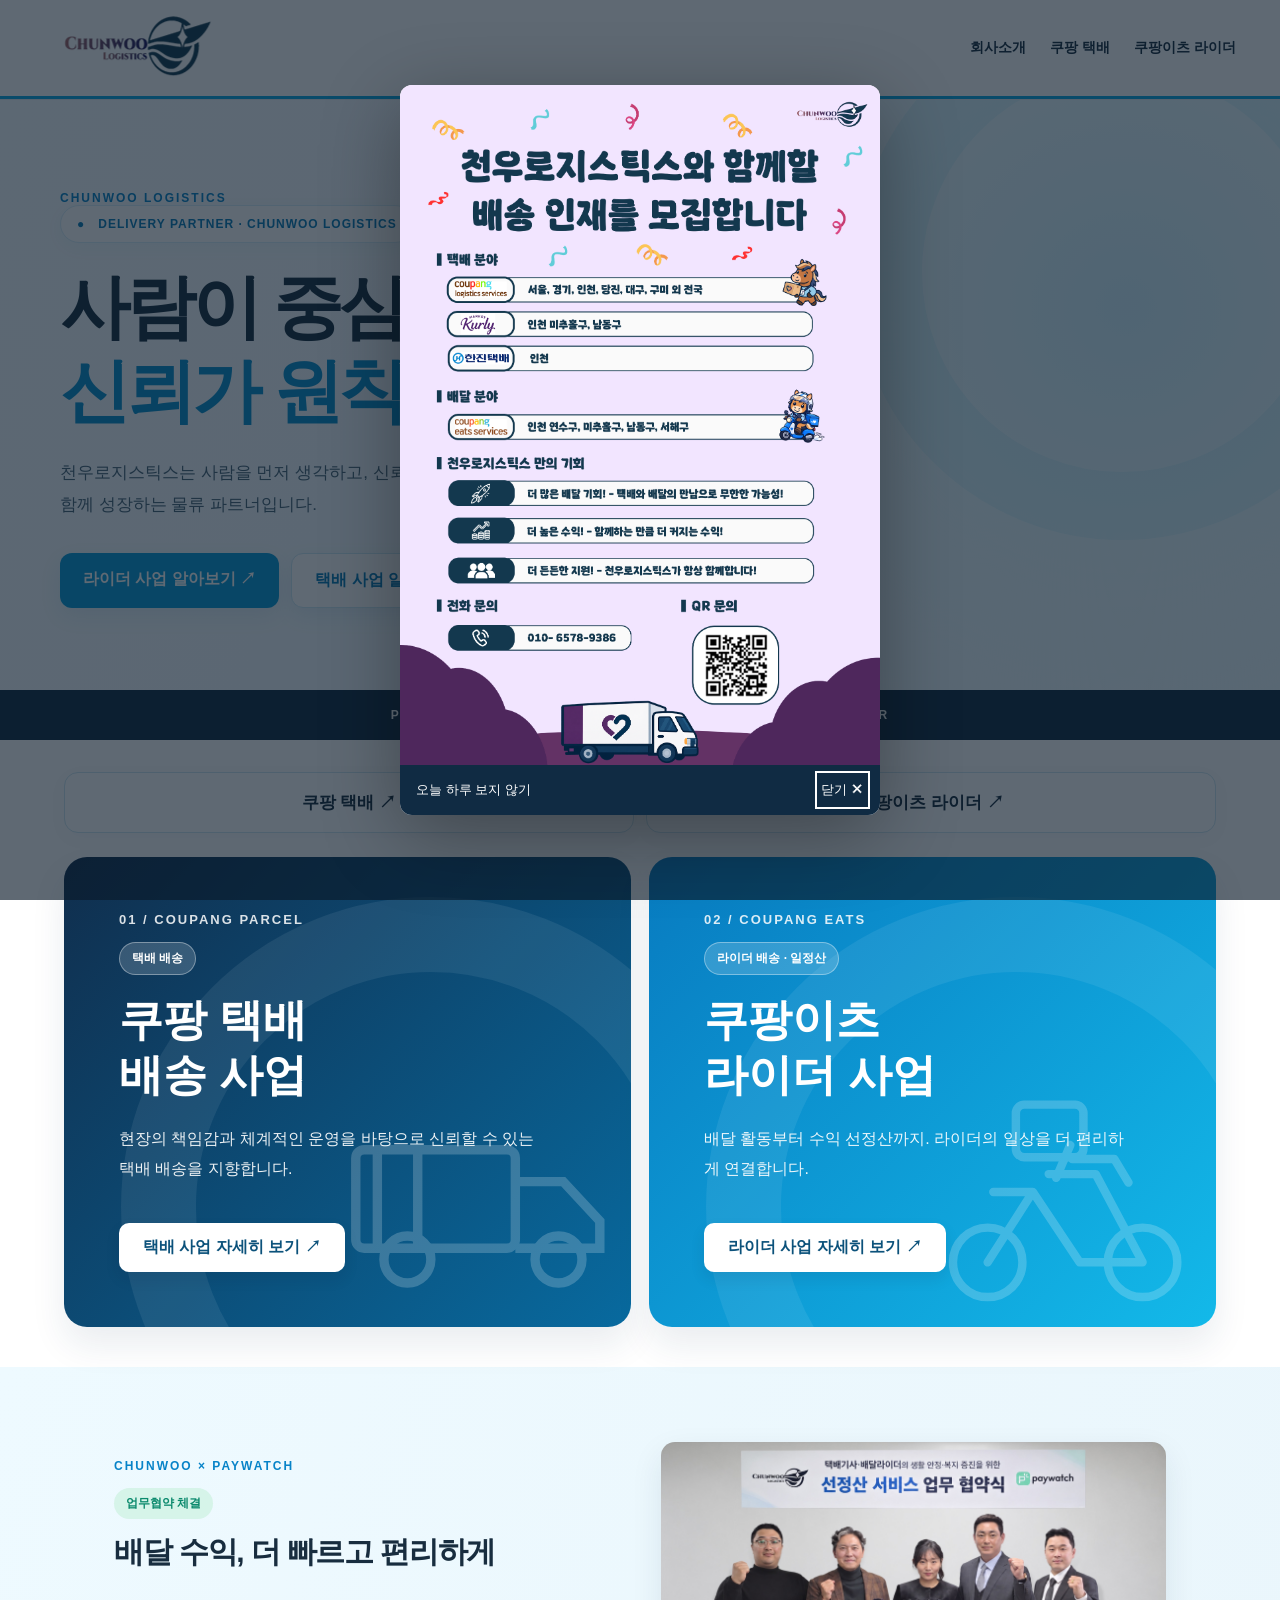
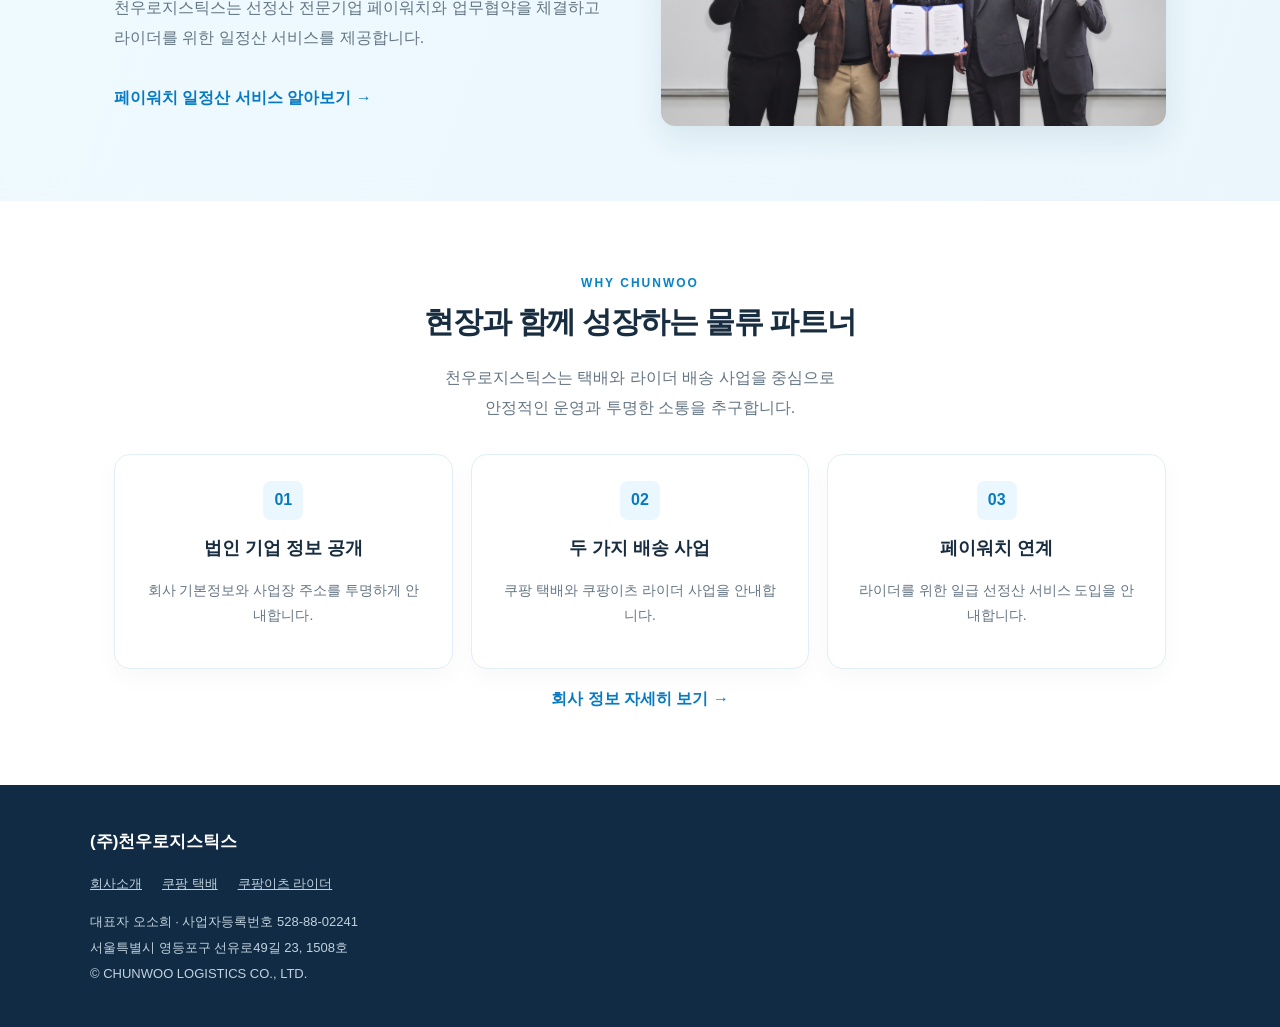
<file: index.html>
<!doctype html><html lang="ko"><head><meta charset="utf-8"><meta name="viewport" content="width=device-width, initial-scale=1"><title>천우로지스틱스 | 쿠팡 택배 · 쿠팡이츠 라이더</title><link rel="stylesheet" href="style.css"></head><body><header class="header"><div class="header-inner"><a href="index.html"><img class="logo" src="logo.png" alt="천우로지스틱스 로고"></a><nav class="toplinks"><a href="company.html">회사소개</a><a href="parcel.html">쿠팡 택배</a><a href="rider.html">쿠팡이츠 라이더</a></nav></div></header><main><section class="intro"><div class="eyebrow">CHUNWOO LOGISTICS</div><div class="hero-kicker">● &nbsp; DELIVERY PARTNER · CHUNWOO LOGISTICS</div><h1>사람이 중심이고,<br><em>신뢰가 원칙입니다.</em></h1><p>천우로지스틱스는 사람을 먼저 생각하고, 신뢰를 바탕으로<br>함께 성장하는 물류 파트너입니다.</p><div class="hero-actions"><a class="primary-action" href="rider.html">라이더 사업 알아보기 ↗</a><a class="secondary-action" href="parcel.html">택배 사업 알아보기 ↗</a></div></section><div class="trust-strip"><span>PEOPLE FIRST</span><i></i><span>TRUST ALWAYS</span><i></i><span>DELIVERY TOGETHER</span></div><nav class="business-nav"><a href="parcel.html">쿠팡 택배 ↗</a><a href="rider.html">쿠팡이츠 라이더 ↗</a></nav><section class="hero-split"><article class="hero-panel parcel"><div class="tag">01 / COUPANG PARCEL</div><div class="service-chip">택배 배송</div><h2>쿠팡 택배<br>배송 사업</h2><p>현장의 책임감과 체계적인 운영을 바탕으로 신뢰할 수 있는 택배 배송을 지향합니다.</p><a class="cta" href="parcel.html">택배 사업 자세히 보기 ↗</a><svg class="illustration" viewBox="0 0 300 250" fill="none" stroke="white" stroke-width="10"><rect x="20" y="70" width="170" height="105" rx="9"/><path d="M190 104h51l39 42v29h-90M43 70v105M86 70v105"/><circle cx="75" cy="187" r="25"/><circle cx="236" cy="187" r="25"/></svg></article><article class="hero-panel rider"><div class="tag">02 / COUPANG EATS</div><div class="service-chip">라이더 배송 · 일정산</div><h2>쿠팡이츠<br>라이더 사업</h2><p>배달 활동부터 수익 선정산까지. 라이더의 일상을 더 편리하게 연결합니다.</p><a class="cta" href="rider.html">라이더 사업 자세히 보기 ↗</a><svg class="illustration" viewBox="0 0 300 250" fill="none" stroke="white" stroke-width="9" stroke-linecap="round" stroke-linejoin="round"><circle cx="70" cy="190" r="37"/><circle cx="235" cy="190" r="37"/><path d="M70 190l48-75 50 75h67l-50-94h-50M118 115h-42M160 80h45l15 25M158 65l-15 35"/><rect x="100" y="22" width="72" height="56" rx="9"/></svg></article></section><section class="home-partnership"><div class="section home-partnership-inner"><div><div class="eyebrow">CHUNWOO × PAYWATCH</div><div class="partner-badge">업무협약 체결</div><h2>배달 수익, 더 빠르고 편리하게</h2><p class="lead">천우로지스틱스는 선정산 전문기업 페이워치와 업무협약을 체결하고 라이더를 위한 일정산 서비스를 제공합니다.</p><a class="partnership-link" href="rider.html">페이워치 일정산 서비스 알아보기 →</a></div><a href="rider.html" class="home-mou-photo"><img src="paywatch-mou.jpg" alt="천우로지스틱스와 페이워치 업무협약식" loading="lazy"></a></div></section><section class="section center"><div class="eyebrow">WHY CHUNWOO</div><h2>현장과 함께 성장하는 물류 파트너</h2><p class="lead">천우로지스틱스는 택배와 라이더 배송 사업을 중심으로<br>안정적인 운영과 투명한 소통을 추구합니다.</p><div class="cards"><div class="card"><span class="number">01</span><br><b>법인 기업 정보 공개</b><p>회사 기본정보와 사업장 주소를 투명하게 안내합니다.</p></div><div class="card"><span class="number">02</span><br><b>두 가지 배송 사업</b><p>쿠팡 택배와 쿠팡이츠 라이더 사업을 안내합니다.</p></div><div class="card"><span class="number">03</span><br><b>페이워치 연계</b><p>라이더를 위한 일급 선정산 서비스 도입을 안내합니다.</p></div></div><a class="return" href="company.html">회사 정보 자세히 보기 →</a></section></main><footer class="footer"><div class="footer-inner"><b>(주)천우로지스틱스</b><div class="links"><a href="company.html">회사소개</a><a href="parcel.html">쿠팡 택배</a><a href="rider.html">쿠팡이츠 라이더</a></div>대표자 오소희 · 사업자등록번호 528-88-02241<br>서울특별시 영등포구 선유로49길 23, 1508호<br>© CHUNWOO LOGISTICS CO., LTD.</div></footer><dialog id="recruit-popup" aria-label="배송 인재 모집 안내"><img src="recruitment.png" alt="천우로지스틱스 배송 인재 모집 안내. 전화 문의 010-6578-9386"><div class="recruit-actions"><button id="recruit-hide" type="button">오늘 하루 보지 않기</button><button id="recruit-close" type="button" autofocus>닫기 ✕</button></div></dialog><script>(()=>{const d=document.getElementById('recruit-popup');const now=new Date();const day=[now.getFullYear(),now.getMonth()+1,now.getDate()].join('-');const key='chunwoo-recruit-hide-v1';let hidden=false;try{hidden=localStorage.getItem(key)===day}catch(e){}if(!hidden){d.showModal();document.body.classList.add('recruit-open')}d.addEventListener('close',()=>document.body.classList.remove('recruit-open'));document.getElementById('recruit-close').onclick=()=>d.close();document.getElementById('recruit-hide').onclick=()=>{try{localStorage.setItem(key,day)}catch(e){}d.close()};d.addEventListener('click',e=>{if(e.target===d){const r=d.getBoundingClientRect();if(e.clientX<r.left||e.clientX>r.right||e.clientY<r.top||e.clientY>r.bottom)d.close()}})})();</script></body></html>
</file>
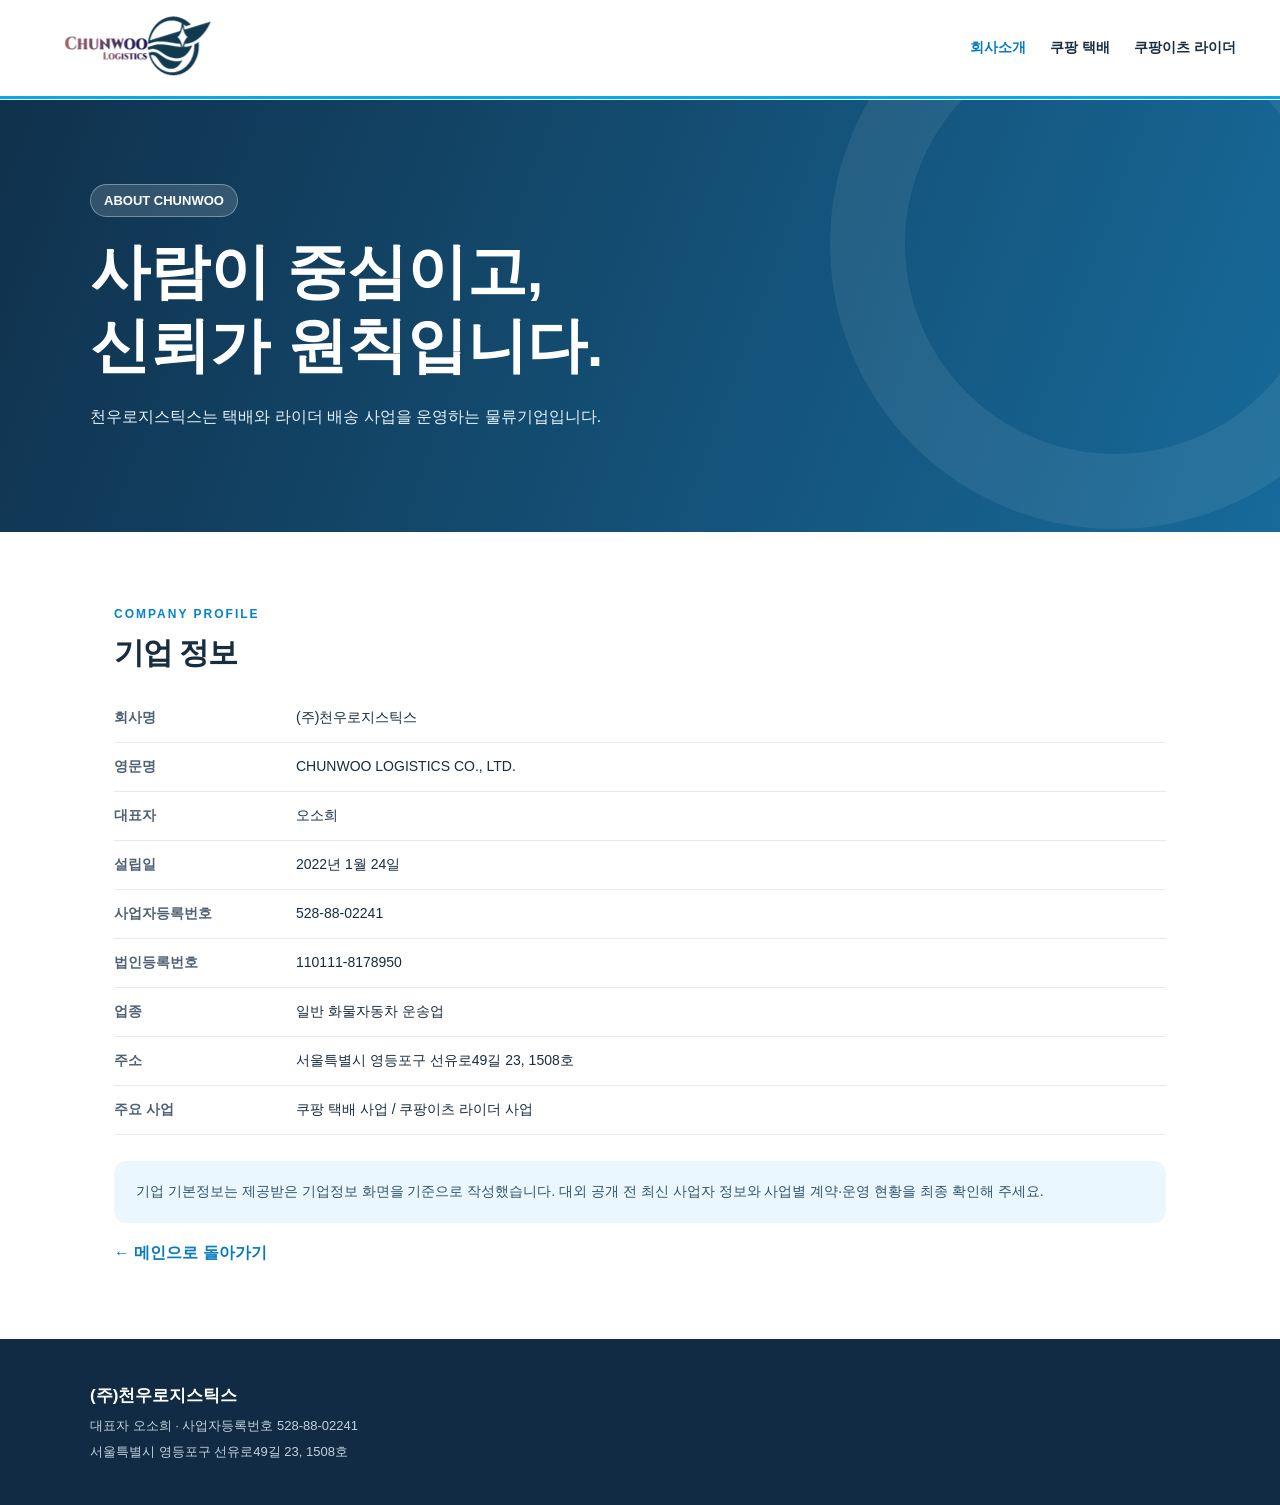
<file: company.html>
<!doctype html><html lang="ko"><head><meta charset="utf-8"><meta name="viewport" content="width=device-width, initial-scale=1"><title>회사소개 | 천우로지스틱스</title><link rel="stylesheet" href="style.css"></head><body><header class="header"><div class="header-inner"><a href="index.html"><img class="logo" src="logo.png" alt="천우로지스틱스 로고"></a><nav class="toplinks"><a class="active" href="company.html">회사소개</a><a href="parcel.html">쿠팡 택배</a><a href="rider.html">쿠팡이츠 라이더</a></nav></div></header><main><section class="subhero"><div class="subhero-inner"><span class="pill">ABOUT CHUNWOO</span><h1>사람이 중심이고,<br>신뢰가 원칙입니다.</h1><p>천우로지스틱스는 택배와 라이더 배송 사업을 운영하는 물류기업입니다.</p></div></section><section class="section"><div class="eyebrow">COMPANY PROFILE</div><h2>기업 정보</h2><div class="info"><strong>회사명</strong><span>(주)천우로지스틱스</span></div><div class="info"><strong>영문명</strong><span>CHUNWOO LOGISTICS CO., LTD.</span></div><div class="info"><strong>대표자</strong><span>오소희</span></div><div class="info"><strong>설립일</strong><span>2022년 1월 24일</span></div><div class="info"><strong>사업자등록번호</strong><span>528-88-02241</span></div><div class="info"><strong>법인등록번호</strong><span>110111-8178950</span></div><div class="info"><strong>업종</strong><span>일반 화물자동차 운송업</span></div><div class="info"><strong>주소</strong><span>서울특별시 영등포구 선유로49길 23, 1508호</span></div><div class="info"><strong>주요 사업</strong><span>쿠팡 택배 사업 / 쿠팡이츠 라이더 사업</span></div><div class="notice" style="margin-top:26px">기업 기본정보는 제공받은 기업정보 화면을 기준으로 작성했습니다. 대외 공개 전 최신 사업자 정보와 사업별 계약·운영 현황을 최종 확인해 주세요.</div><a class="return" href="index.html">← 메인으로 돌아가기</a></section></main><footer class="footer"><div class="footer-inner"><b>(주)천우로지스틱스</b><br>대표자 오소희 · 사업자등록번호 528-88-02241<br>서울특별시 영등포구 선유로49길 23, 1508호</div></footer></body></html>
</file>
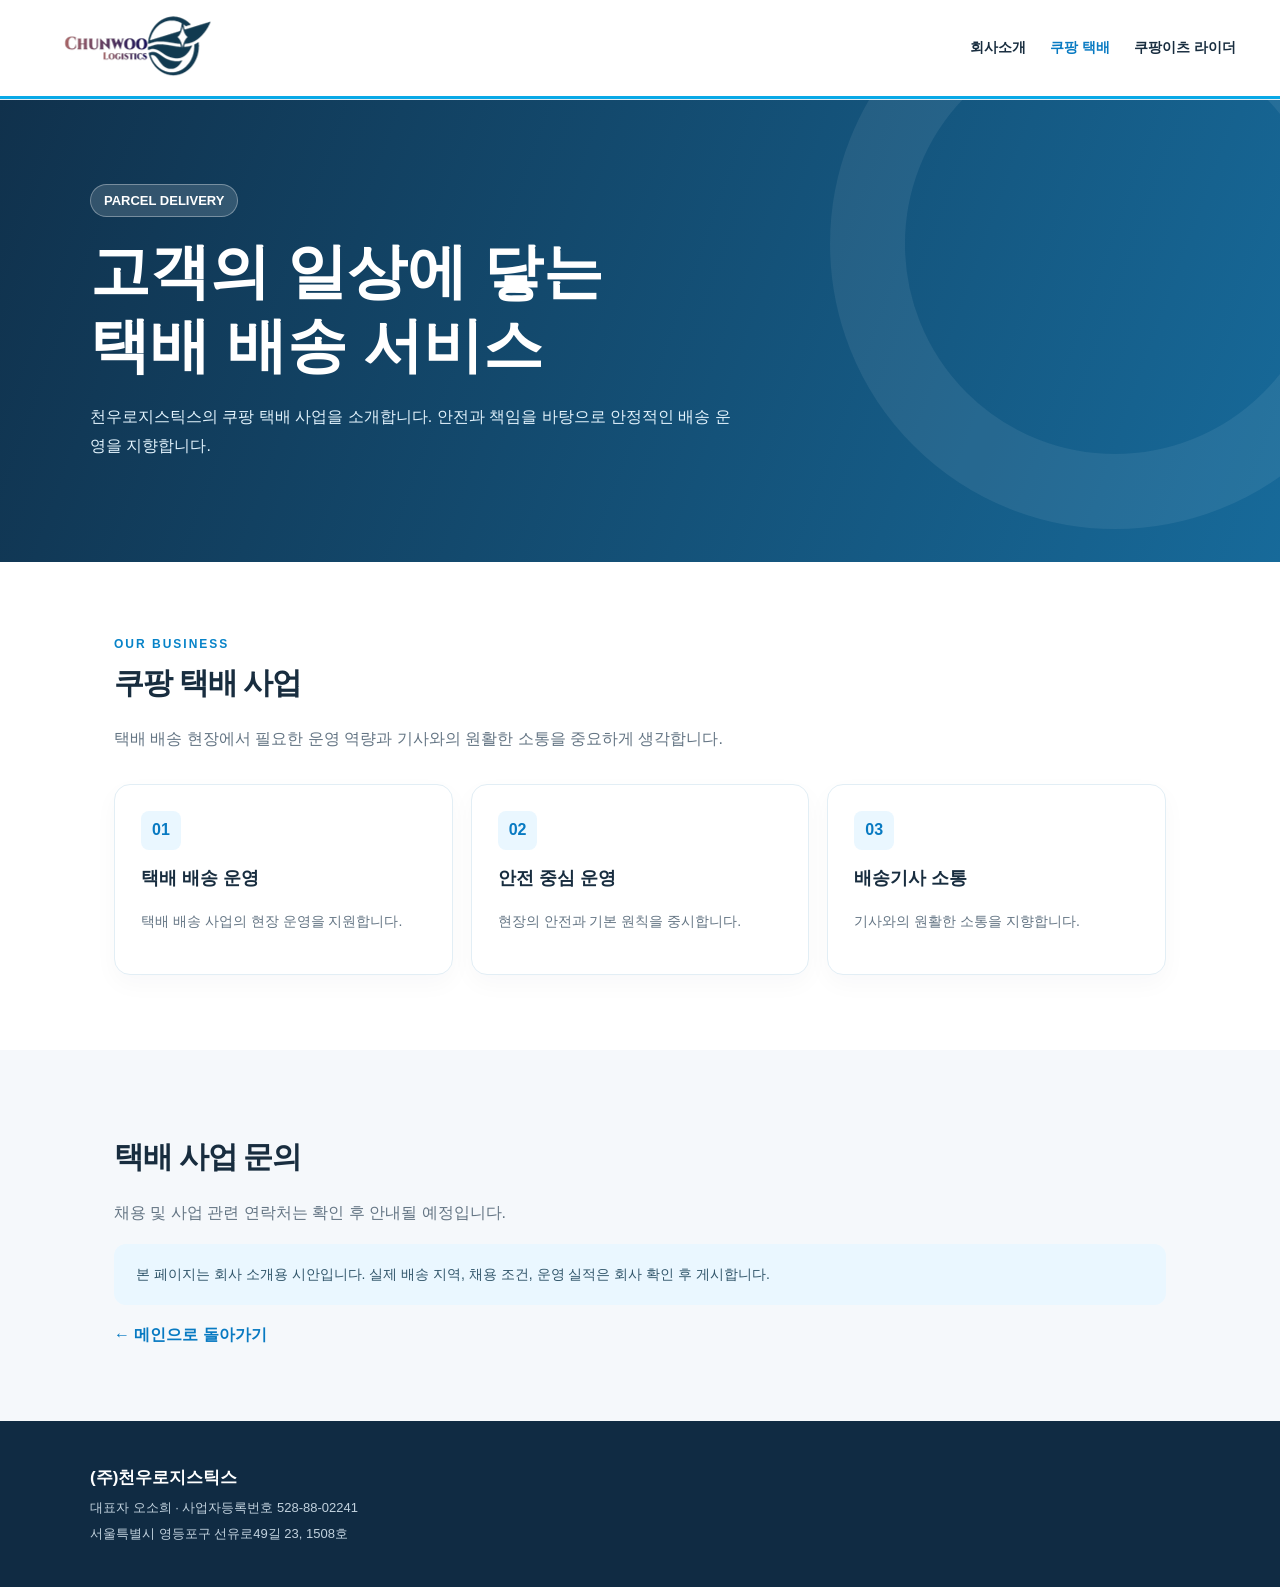
<file: parcel.html>
<!doctype html><html lang="ko"><head><meta charset="utf-8"><meta name="viewport" content="width=device-width, initial-scale=1"><title>쿠팡 택배 사업 | 천우로지스틱스</title><link rel="stylesheet" href="style.css"></head><body><header class="header"><div class="header-inner"><a href="index.html"><img class="logo" src="logo.png" alt="천우로지스틱스 로고"></a><nav class="toplinks"><a href="company.html">회사소개</a><a class="active" href="parcel.html">쿠팡 택배</a><a href="rider.html">쿠팡이츠 라이더</a></nav></div></header><main><section class="subhero"><div class="subhero-inner"><span class="pill">PARCEL DELIVERY</span><h1>고객의 일상에 닿는<br>택배 배송 서비스</h1><p>천우로지스틱스의 쿠팡 택배 사업을 소개합니다. 안전과 책임을 바탕으로 안정적인 배송 운영을 지향합니다.</p></div></section><section class="section"><div class="eyebrow">OUR BUSINESS</div><h2>쿠팡 택배 사업</h2><p class="lead">택배 배송 현장에서 필요한 운영 역량과 기사와의 원활한 소통을 중요하게 생각합니다.</p><div class="cards"><div class="card"><span class="number">01</span><br><b>택배 배송 운영</b><p>택배 배송 사업의 현장 운영을 지원합니다.</p></div><div class="card"><span class="number">02</span><br><b>안전 중심 운영</b><p>현장의 안전과 기본 원칙을 중시합니다.</p></div><div class="card"><span class="number">03</span><br><b>배송기사 소통</b><p>기사와의 원활한 소통을 지향합니다.</p></div></div></section><section class="soft"><div class="section"><h2>택배 사업 문의</h2><p class="lead">채용 및 사업 관련 연락처는 확인 후 안내될 예정입니다.</p><div class="notice">본 페이지는 회사 소개용 시안입니다. 실제 배송 지역, 채용 조건, 운영 실적은 회사 확인 후 게시합니다.</div><a class="return" href="index.html">← 메인으로 돌아가기</a></div></section></main><footer class="footer"><div class="footer-inner"><b>(주)천우로지스틱스</b><br>대표자 오소희 · 사업자등록번호 528-88-02241<br>서울특별시 영등포구 선유로49길 23, 1508호</div></footer></body></html>
</file>
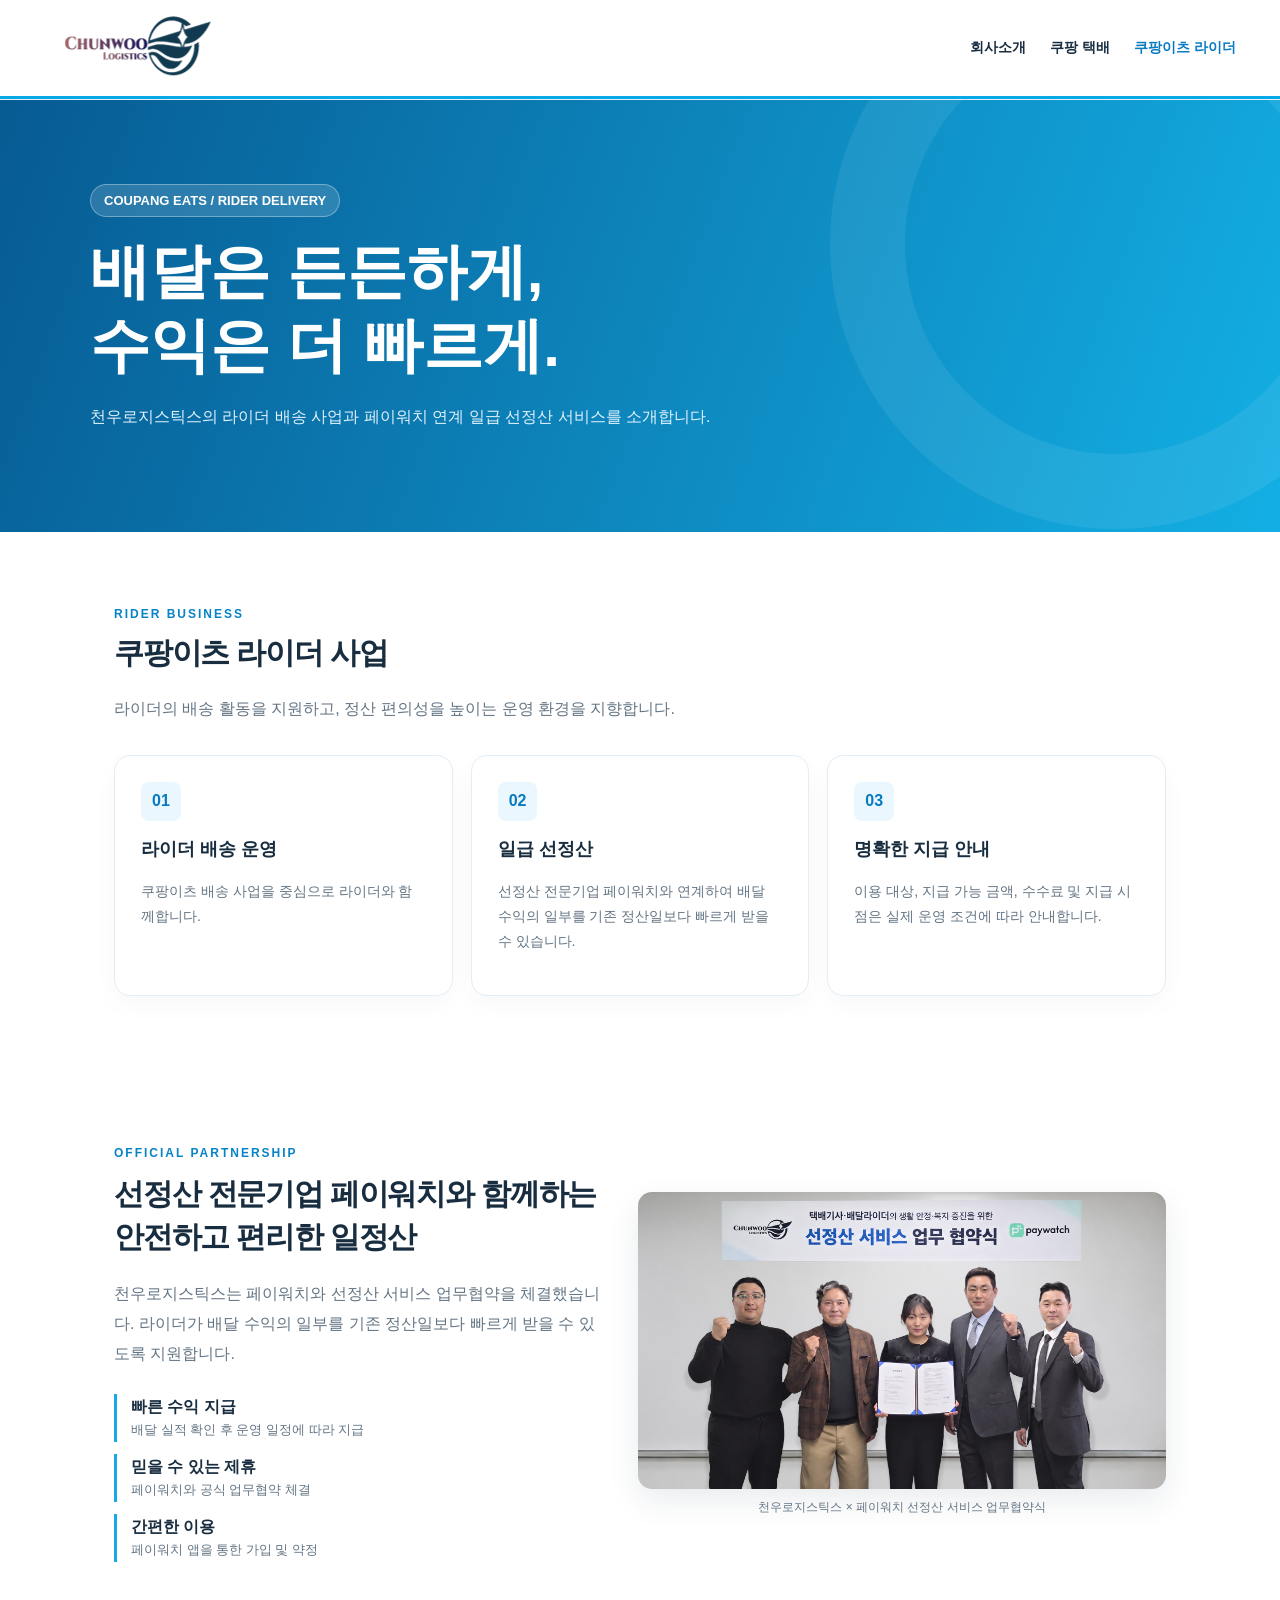
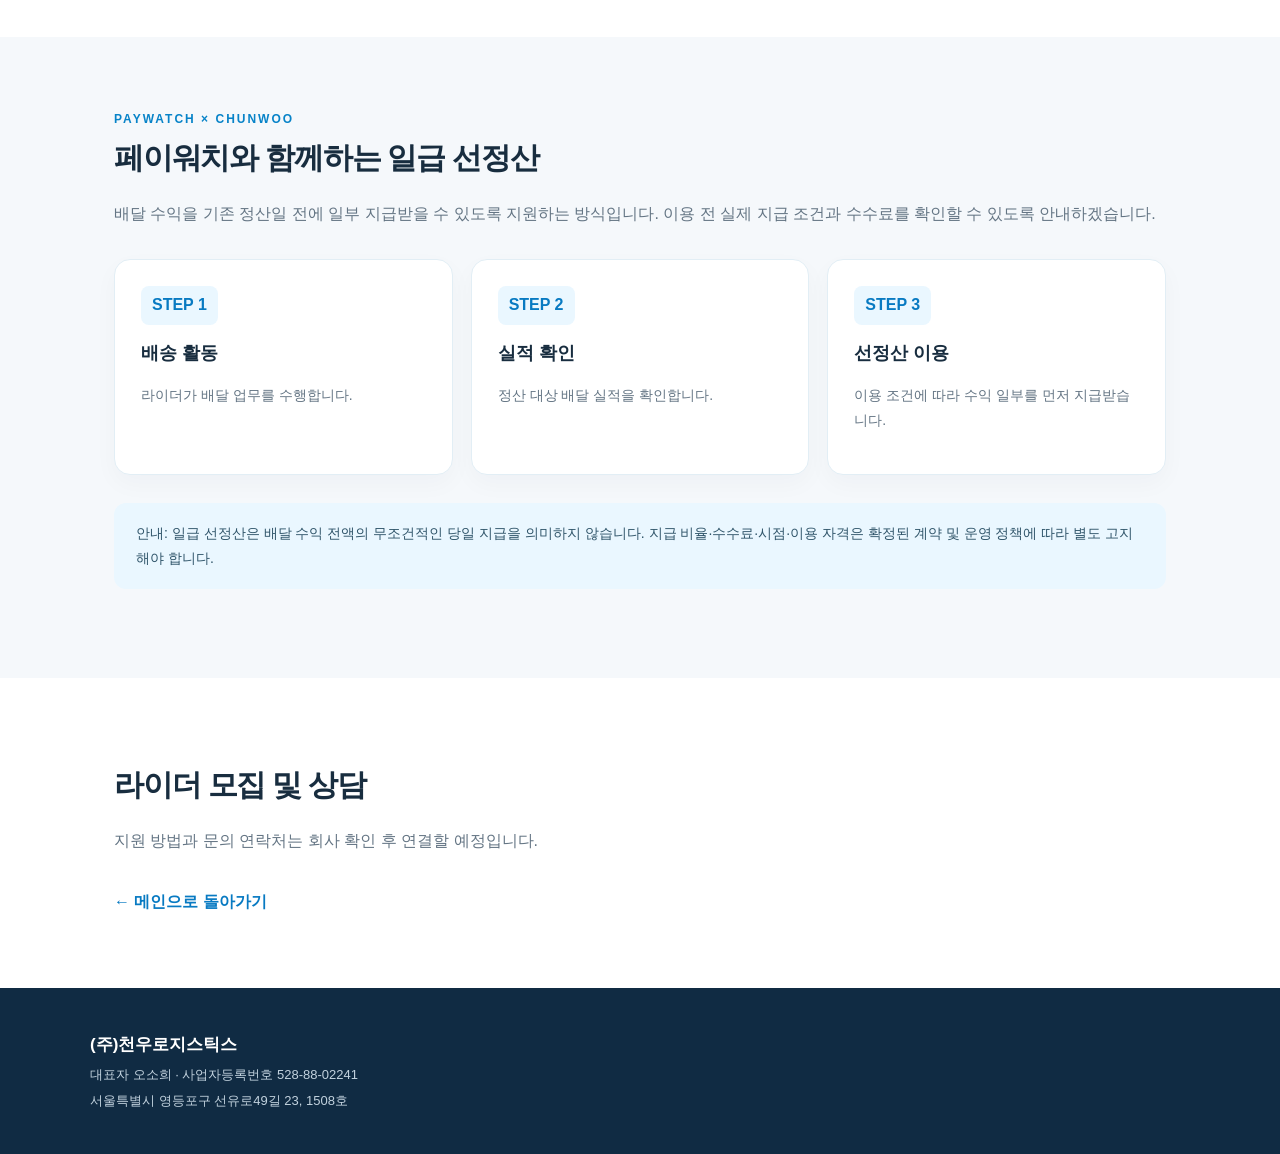
<file: rider.html>
<!doctype html><html lang="ko"><head><meta charset="utf-8"><meta name="viewport" content="width=device-width, initial-scale=1"><title>쿠팡이츠 라이더 · 일급 선정산 | 천우로지스틱스</title><link rel="stylesheet" href="style.css"></head><body><header class="header"><div class="header-inner"><a href="index.html"><img class="logo" src="logo.png" alt="천우로지스틱스 로고"></a><nav class="toplinks"><a href="company.html">회사소개</a><a href="parcel.html">쿠팡 택배</a><a class="active" href="rider.html">쿠팡이츠 라이더</a></nav></div></header><main><section class="subhero rider"><div class="subhero-inner"><span class="pill">COUPANG EATS / RIDER DELIVERY</span><h1>배달은 든든하게,<br>수익은 더 빠르게.</h1><p>천우로지스틱스의 라이더 배송 사업과 페이워치 연계 일급 선정산 서비스를 소개합니다.</p></div></section><section class="section"><div class="eyebrow">RIDER BUSINESS</div><h2>쿠팡이츠 라이더 사업</h2><p class="lead">라이더의 배송 활동을 지원하고, 정산 편의성을 높이는 운영 환경을 지향합니다.</p><div class="cards"><div class="card"><span class="number">01</span><br><b>라이더 배송 운영</b><p>쿠팡이츠 배송 사업을 중심으로 라이더와 함께합니다.</p></div><div class="card"><span class="number">02</span><br><b>일급 선정산</b><p>선정산 전문기업 페이워치와 연계하여 배달 수익의 일부를 기존 정산일보다 빠르게 받을 수 있습니다.</p></div><div class="card"><span class="number">03</span><br><b>명확한 지급 안내</b><p>이용 대상, 지급 가능 금액, 수수료 및 지급 시점은 실제 운영 조건에 따라 안내합니다.</p></div></div></section><section class="mou-section"><div class="section"><div class="mou-layout"><div class="mou-copy"><div class="eyebrow">OFFICIAL PARTNERSHIP</div><h2>선정산 전문기업 페이워치와 함께하는<br>안전하고 편리한 일정산</h2><p class="lead">천우로지스틱스는 페이워치와 선정산 서비스 업무협약을 체결했습니다. 라이더가 배달 수익의 일부를 기존 정산일보다 빠르게 받을 수 있도록 지원합니다.</p><div class="mou-benefits"><div><strong>빠른 수익 지급</strong><span>배달 실적 확인 후 운영 일정에 따라 지급</span></div><div><strong>믿을 수 있는 제휴</strong><span>페이워치와 공식 업무협약 체결</span></div><div><strong>간편한 이용</strong><span>페이워치 앱을 통한 가입 및 약정</span></div></div></div><figure class="mou-photo"><img src="paywatch-mou.jpg" alt="천우로지스틱스와 페이워치 선정산 서비스 업무협약식 기념사진" loading="lazy"><figcaption>천우로지스틱스 × 페이워치 선정산 서비스 업무협약식</figcaption></figure></div></div></section><section class="soft"><div class="section"><div class="eyebrow">PAYWATCH × CHUNWOO</div><h2>페이워치와 함께하는 일급 선정산</h2><p class="lead">배달 수익을 기존 정산일 전에 일부 지급받을 수 있도록 지원하는 방식입니다. 이용 전 실제 지급 조건과 수수료를 확인할 수 있도록 안내하겠습니다.</p><div class="cards"><div class="card"><span class="number">STEP 1</span><br><b>배송 활동</b><p>라이더가 배달 업무를 수행합니다.</p></div><div class="card"><span class="number">STEP 2</span><br><b>실적 확인</b><p>정산 대상 배달 실적을 확인합니다.</p></div><div class="card"><span class="number">STEP 3</span><br><b>선정산 이용</b><p>이용 조건에 따라 수익 일부를 먼저 지급받습니다.</p></div></div><p class="notice" style="margin-top:28px">안내: 일급 선정산은 배달 수익 전액의 무조건적인 당일 지급을 의미하지 않습니다. 지급 비율·수수료·시점·이용 자격은 확정된 계약 및 운영 정책에 따라 별도 고지해야 합니다.</p></div></section><section class="section"><h2>라이더 모집 및 상담</h2><p class="lead">지원 방법과 문의 연락처는 회사 확인 후 연결할 예정입니다.</p><a class="return" href="index.html">← 메인으로 돌아가기</a></section></main><footer class="footer"><div class="footer-inner"><b>(주)천우로지스틱스</b><br>대표자 오소희 · 사업자등록번호 528-88-02241<br>서울특별시 영등포구 선유로49길 23, 1508호</div></footer></body></html>
</file>
<file: style.css>
:root{--navy:#102b43;--blue:#087ac2;--cyan:#12a9e8;--ink:#182d3f;--muted:#647584;--bg:#f5f8fb}*{box-sizing:border-box}body{margin:0;font-family:'Noto Sans KR','Malgun Gothic',Arial,sans-serif;color:var(--ink)}a{text-decoration:none;color:inherit}.header{background:#fff;position:sticky;top:0;z-index:10;box-shadow:0 1px 0 #e6edf3}.header-inner{max-width:1200px;margin:auto;padding:15px 24px;display:flex;align-items:center;justify-content:space-between;gap:22px}.logo{width:188px;max-height:62px;object-fit:contain}.toplinks{display:flex;gap:24px;font-size:14px;font-weight:700}.toplinks a:hover,.toplinks a.active{color:#087ac2}.intro{text-align:center;padding:65px 20px 34px}.eyebrow{color:#0783c8;font-weight:800;letter-spacing:2px;font-size:12px}.intro h1{font-size:clamp(30px,4.4vw,55px);line-height:1.25;margin:14px 0}.intro p{color:var(--muted);line-height:1.8;margin:0}.business-nav{display:grid;grid-template-columns:1fr 1fr;max-width:1200px;margin:0 auto 20px;padding:0 24px;gap:12px}.business-nav a{border:1px solid #dce7ee;border-radius:10px;padding:18px;text-align:center;font-size:17px;font-weight:800;background:#fff}.business-nav a:hover{background:#eaf7ff;border-color:#16a9e7}.hero-split{display:grid;grid-template-columns:1fr 1fr;min-height:510px}.hero-panel{position:relative;overflow:hidden;display:flex;align-items:flex-start;flex-direction:column;justify-content:center;padding:clamp(30px,5vw,90px);color:white;isolation:isolate}.hero-panel.parcel{background:linear-gradient(125deg,#10314c,#0b679d)}.hero-panel.rider{background:linear-gradient(125deg,#059bd8,#20c1e8)}.hero-panel:after{content:'';position:absolute;inset:auto -110px -190px auto;width:470px;height:470px;border:75px solid #ffffff12;border-radius:50%;z-index:-1}.hero-panel .tag{font-size:13px;font-weight:800;letter-spacing:2px;opacity:.85}.hero-panel h2{font-size:clamp(31px,3.6vw,52px);line-height:1.25;margin:22px 0}.hero-panel p{font-size:16px;line-height:1.9;max-width:420px;opacity:.92}.cta{display:inline-block;margin-top:22px;background:#fff;color:#0c527b;padding:14px 24px;border-radius:8px;font-weight:800}.illustration{position:absolute;right:12px;bottom:8px;width:clamp(160px,22vw,330px);opacity:.2;pointer-events:none}.section{max-width:1100px;margin:0 auto;padding:75px 24px}.section h2{font-size:30px;margin:12px 0 20px}.section .lead{line-height:1.9;color:var(--muted)}.cards{display:grid;grid-template-columns:repeat(3,1fr);gap:18px;margin-top:30px}.card{border:1px solid #e3eaf0;background:white;border-radius:16px;padding:26px;line-height:1.8}.card b{font-size:18px}.card p{color:var(--muted);font-size:14px}.number{display:inline-block;background:#eaf7ff;color:#087ac2;border-radius:8px;padding:5px 11px;font-weight:800;margin-bottom:12px}.soft{background:var(--bg)}.subhero{padding:85px 24px;background:linear-gradient(110deg,#10314c,#176a9a);color:white}.subhero.rider{background:linear-gradient(110deg,#075b93,#13afe4)}.subhero-inner{max-width:1100px;margin:auto}.subhero h1{font-size:clamp(34px,5vw,60px);line-height:1.24;margin:18px 0}.subhero p{line-height:1.85;max-width:650px;color:#e1f2fc}.pill{display:inline-block;padding:8px 13px;background:#ffffff25;border:1px solid #ffffff55;border-radius:40px;font-size:13px;font-weight:700}.info{display:grid;grid-template-columns:170px 1fr;border-bottom:1px solid #e3eaf0;padding:15px 0;font-size:14px;gap:12px}.info strong{color:#506273}.notice{background:#eaf7ff;border-radius:12px;padding:18px 22px;font-size:14px;line-height:1.8;color:#31566b}.footer{background:#102b43;color:#c2d2de;padding:40px 24px;font-size:13px;line-height:2}.footer-inner{max-width:1100px;margin:auto}.footer b{color:white;font-size:17px}.footer a{text-decoration:underline}.footer .links{display:flex;gap:20px;flex-wrap:wrap;margin:12px 0}.center{text-align:center}.two{display:grid;grid-template-columns:1fr 1fr;gap:20px}.return{color:#087ac2;font-weight:800;display:inline-block;margin-top:20px}@media(max-width:720px){.header-inner{padding:12px 16px}.logo{width:130px}.toplinks{gap:11px;font-size:11px}.intro{padding:42px 20px 25px}.hero-split,.cards,.two{grid-template-columns:1fr}.hero-panel{min-height:410px;padding:36px 26px}.hero-panel h2{font-size:38px}.business-nav{padding:0 12px;gap:8px}.business-nav a{font-size:14px;padding:13px 6px}.illustration{width:230px}.section{padding:55px 20px}.info{grid-template-columns:110px 1fr}.subhero{padding:65px 22px}}

/* V6: Paywatch daily settlement partnership */
.mou-section{background:#fff}.mou-layout{display:grid;grid-template-columns:1fr 1.08fr;gap:36px;align-items:center}.mou-copy h2{line-height:1.45}.mou-benefits{display:grid;gap:12px;margin-top:24px}.mou-benefits>div{border-left:3px solid #16a9e7;padding:3px 0 3px 14px;display:flex;flex-direction:column;gap:3px}.mou-benefits strong{font-size:16px}.mou-benefits span{font-size:13px;color:var(--muted)}.mou-photo{margin:0}.mou-photo img,.home-mou-photo img{width:100%;height:auto;display:block;border-radius:14px;box-shadow:0 12px 32px #102b4317}.mou-photo figcaption{color:var(--muted);font-size:12px;text-align:center;margin-top:10px}.home-partnership{background:#eff8fd}.home-partnership-inner{display:grid;grid-template-columns:1fr 1fr;gap:42px;align-items:center}.home-partnership h2{line-height:1.4}.partnership-link{display:inline-block;margin-top:18px;color:#087ac2;font-weight:800}.home-mou-photo{display:block}@media(max-width:720px){.mou-layout,.home-partnership-inner{grid-template-columns:1fr;gap:24px}.mou-copy h2{font-size:25px}.home-partnership-inner{padding-top:48px;padding-bottom:48px}}

/* V7 visual refresh */
.header{border-bottom:3px solid #08a9e7}.header-inner{max-width:1240px}
.intro{position:relative;overflow:hidden;text-align:left;padding:92px max(30px,calc((100vw - 1160px)/2)) 82px;background:radial-gradient(circle at 88% 35%,#d4f3ff 0,#e9faff 19%,transparent 40%),linear-gradient(115deg,#f8fcff,#eff9ff)}
.intro:before{content:"";position:absolute;width:400px;height:400px;border:68px solid #15a8e813;border-radius:50%;right:-110px;top:-95px}
.intro h1{position:relative;font-size:clamp(40px,5.5vw,74px);font-weight:900;letter-spacing:-.06em;line-height:1.19;margin:22px 0 24px}.intro h1 em{font-style:normal;color:#078fce}.intro p{font-size:17px;line-height:1.9;color:#486477}
.hero-kicker{display:inline-block;color:#087cb8;font-size:12px;letter-spacing:1px;font-weight:900;background:#fff;border:1px solid #d9effa;border-radius:30px;padding:11px 16px;box-shadow:0 5px 18px #0e81b10b}
.hero-actions{display:flex;gap:12px;flex-wrap:wrap;margin-top:32px}.primary-action,.secondary-action{display:inline-block;padding:16px 23px;border-radius:12px;font-weight:800;box-shadow:0 8px 22px #0b6d9c16}.primary-action{background:#079cda;color:#fff}.secondary-action{background:#fff;color:#087cb8;border:1px solid #cde9f5}
.trust-strip{display:flex;justify-content:center;align-items:center;gap:25px;background:#102b43;color:#fff;padding:18px 15px;font-size:12px;font-weight:900;letter-spacing:2px}.trust-strip i{height:4px;width:4px;background:#22d5c2;border-radius:50%}
.business-nav{margin-top:32px;margin-bottom:24px}.business-nav a{border-radius:14px;border-color:#cfe7f2;box-shadow:0 5px 20px #102b4308}
.hero-split{gap:18px;max-width:1200px;margin:0 auto 40px;padding:0 24px;min-height:440px}.hero-panel{min-height:440px;border-radius:23px;padding:55px;box-shadow:0 18px 35px #143b5417}.hero-panel.parcel{background:linear-gradient(135deg,#102e4d,#086a9f)}.hero-panel.rider{background:linear-gradient(135deg,#087bc0,#13b9e9)}.hero-panel h2{font-size:clamp(30px,3.4vw,48px);margin:18px 0 6px}
.service-chip{margin-top:15px;padding:7px 12px;background:#ffffff2c;border:1px solid #ffffff5c;border-radius:40px;font-size:12px;font-weight:800}.hero-panel .cta{border-radius:10px;box-shadow:0 7px 15px #001b2917}
.home-partnership{background:linear-gradient(110deg,#eefaff,#eaf6fc)}.partner-badge{display:inline-block;background:#d6f4e9;color:#0c8a6d;padding:7px 12px;border-radius:30px;font-size:12px;font-weight:900;margin-top:15px}
.section h2{letter-spacing:-.04em}.card{box-shadow:0 9px 24px #122f4508;border:1px solid #e2eef5;transition:transform .2s,box-shadow .2s}.card:hover{transform:translateY(-4px);box-shadow:0 16px 35px #122f4517}.subhero{position:relative;overflow:hidden}.subhero:after{content:"";position:absolute;right:-120px;top:-140px;width:420px;height:420px;border:75px solid #ffffff12;border-radius:50%;pointer-events:none}
@media(max-width:720px){.intro{padding:64px 22px 58px}.intro h1{font-size:clamp(36px,8vw,51px)}.intro p{font-size:15px}.intro p br{display:none}.hero-actions{gap:9px}.primary-action,.secondary-action{padding:14px 16px;font-size:13px}.trust-strip{gap:10px;font-size:9px;letter-spacing:.8px}.hero-split{padding:0 14px;gap:14px}.hero-panel{min-height:375px;padding:34px 28px;border-radius:18px}.business-nav{margin-top:20px}}

/* V8 recruitment popup */
body.recruit-open{overflow:hidden}#recruit-popup{border:0;padding:0;border-radius:12px;max-width:calc(100vw - 24px);max-height:calc(100dvh - 24px);width:max-content;overflow:auto;box-shadow:0 20px 80px #0005;background:#fff}#recruit-popup::backdrop{background:rgba(10,25,40,.65)}#recruit-popup img{display:block;width:auto;height:auto;max-width:min(480px,calc(100vw - 24px));max-height:calc(100dvh - 84px);object-fit:contain;margin:auto}.recruit-actions{display:flex;justify-content:space-between;gap:8px;padding:8px 12px;background:#102b43}.recruit-actions button{border:0;background:transparent;color:white;font:inherit;font-size:13px;cursor:pointer;padding:8px 4px}.recruit-actions button:focus-visible{outline:2px solid white}
</file>
